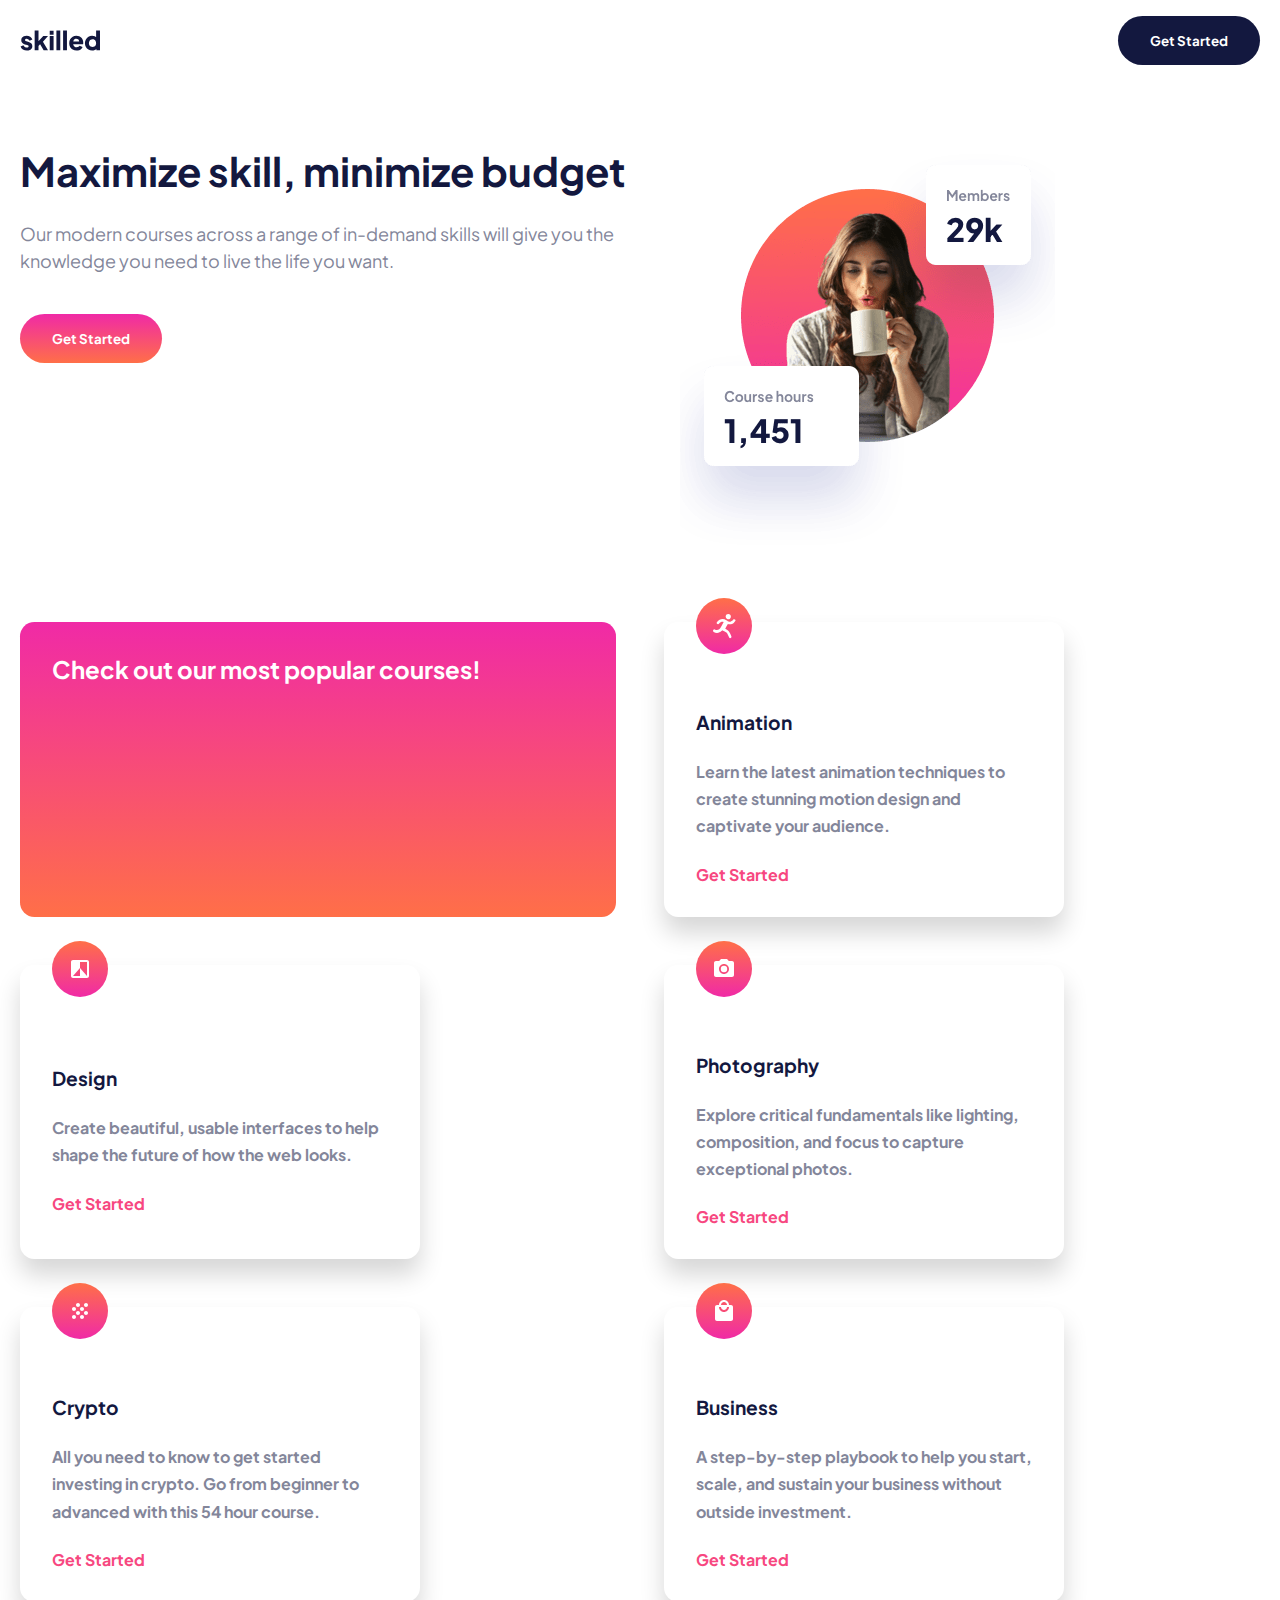
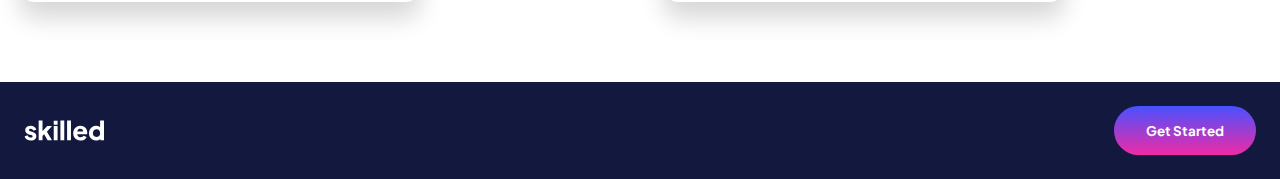
<file: index.html>
<!DOCTYPE html>
<html lang="en">
  <head>
    <meta charset="UTF-8" />
    <meta name="viewport" content="width=device-width, initial-scale=1.0" />
    <link
      rel="icon"
      type="image/png"
      sizes="32x32"
      href="./assets/favicon-32x32.png"
    />
    <link rel="preconnect" href="https://fonts.googleapis.com" />
    <link rel="preconnect" href="https://fonts.gstatic.com" crossorigin />
    <link
      href="https://fonts.googleapis.com/css2?family=Plus+Jakarta+Sans:ital,wght@0,200..800;1,200..800&display=swap"
      rel="stylesheet"
    />
    <link rel="stylesheet" href="styles.css" />
    <title>Frontend Mentor | Skilled e-learning landing page</title>
  </head>
  <body>
    <header>
      <img
        class="header-logo"
        src="./assets/logo-dark.svg"
        alt="Skilled logo dark"
      />
      <button class="header-btn" type="button">Get Started</button>
    </header>
    <main>
      <section class="hero-section">
        <div class="hero-text-container">
          <h1 class="hero-header">Maximize skill, minimize budget</h1>
          <p class="hero-text">
            Our modern courses across a range of in-demand skills will give you
            the knowledge you need to live the life you want.
          </p>
          <button class="hero-btn" type="button">Get Started</button>
        </div>
        <div class="hero-image-container">
          <picture>
            <img src="./assets/image-hero-mobile.png" alt="" />
          </picture>
        </div>
      </section>
      <section class="content-section">
        <div class="content-grid-content">
          <div class="content-header">
            <h2>Check out our most popular courses!</h2>
          </div>
          <div class="card 1">
            <img
              class="card-img"
              src="./assets/icon-animation.svg"
              alt="A round circle shape with a pink gradient, inside the circle is a white image of a running stick figure"
            />
            <div class="card-text-container">
              <h3 class="card-header">Animation</h3>
              <p class="card-text">
                Learn the latest animation techniques to create stunning motion
                design and captivate your audience.
              </p>
              <a class="card-link" href="#">Get Started</a>
            </div>
          </div>
          <div class="card 2">
            <img
              class="card-img"
              src="./assets/icon-design.svg"
              alt="A round circle shape with a pink gradient, inside the circle is a white image of a running stick figure"
            />
            <div class="card-text-container">
              <h3 class="card-header">Design</h3>
              <p class="card-text">
                Create beautiful, usable interfaces to help shape the future of
                how the web looks.
              </p>
              <a class="card-link" href="#">Get Started</a>
            </div>
          </div>
          <div class="card 3">
            <img
              class="card-img"
              src="./assets/icon-photography.svg"
              alt="A round circle shape with a pink gradient, inside the circle is a white image of a running stick figure"
            />
            <div class="card-text-container">
              <h3 class="card-header">Photography</h3>
              <p class="card-text">
                Explore critical fundamentals like lighting, composition, and
                focus to capture exceptional photos.
              </p>
              <a class="card-link" href="#">Get Started</a>
            </div>
          </div>
          <div class="card 4">
            <img
              class="card-img"
              src="./assets/icon-crypto.svg"
              alt="A round circle shape with a pink gradient, inside the circle is a white image of a running stick figure"
            />
            <div class="card-text-container">
              <h3 class="card-header">Crypto</h3>
              <p class="card-text">
                All you need to know to get started investing in crypto. Go from
                beginner to advanced with this 54 hour course.
              </p>
              <a class="card-link" href="#">Get Started</a>
            </div>
          </div>
          <div class="card 5">
            <img
              class="card-img"
              src="./assets/icon-business.svg"
              alt="A round circle shape with a pink gradient, inside the circle is a white image of a running stick figure"
            />
            <div class="card-text-container">
              <h3 class="card-header">Business</h3>
              <p class="card-text">A step-by-step playbook to help you start, scale, and sustain your business 
  without outside investment.</p>
                <a class="card-link" href="#">Get Started</a>
              </p>
            </div>
          </div>
        </div>
      </section>
    </main>
    <footer>
      <img class="footer-logo" src="./assets/logo-light.svg" alt="Skilled logo light">
      <button class="footer-btn" type="button">Get Started</button>
    </footer>
  </body>
</html>
</file>
<file: styles.css>
/* || Global Styles */

* {
  padding: 0;
  margin: 0;
  box-sizing: border-box;
  font-family: "Plus Jakarta Sans", sans-serif, serif;
}

:root {
  --Blue-900: #13183f;
  --Blue-600: #666ca3;
  --Pink-600: #f74780;
  --Pink-300: #ffa7c3;
  --Grey: #83869a;
  --White: #fff;
  --Gradient-Pink: linear-gradient(180deg, #f02aa6, #ff6f48);
  --Gradient-Purple: linear-gradient(180deg, #4851ff, #f02aa6);
}

/* || Main Styling */

body {
  scroll-behavior: smooth;
}

/* Header */

header {
  align-items: center;
  display: flex;
  justify-content: space-between;
  padding: 1rem 1.25rem;
}

.header-logo {
  height: auto;
  width: 5rem;
}

.header-btn {
  background-color: var(--Blue-900);
  border: none;
  border-radius: 1.75rem;
  color: var(--White);
  cursor: pointer;
  font-weight: bold;
  padding: 1rem 2rem;
  transition: background-color 0.2s ease-in-out;
  z-index: 2;
}

.header-btn:hover {
  background-color: var(--Blue-600);
}

/* Hero Section */

.hero-section {
  display: flex;
  flex-direction: column;
  justify-content: center;
  margin: 4rem 0;
  position: relative;
  padding: 0 1.25rem;
}

.hero-text-container {
  margin-bottom: 3rem;
}

.hero-header {
  color: var(--Blue-900);
  font-size: 2.5rem;
  font-weight: bolder;
  margin-bottom: 1.5rem;
}

.hero-text {
  color: var(--Grey);
  font-size: 1.125rem;
  line-height: 150%;
  margin-bottom: 2.5rem;
}

.hero-btn {
  background: var(--Gradient-Pink);
  border: none;
  border-radius: 1.75rem;
  color: var(--White);
  cursor: pointer;
  font-weight: bold;
  opacity: 1;
  padding: 1rem 2rem;
  transition: opacity 0.2s ease-in-out;
}

.hero-btn:hover {
  opacity: 0.7;
}

.tablet-image-wrapper {
  display: none;
}

.hero-image-tablet {
  display: none;
}

.hero-image-desktop {
  display: none;
}

/* Content Section */

.content-grid-content {
  display: grid;
  gap: 3rem;
  grid-template: 1fr / 1fr;
  margin-bottom: 5rem;
  padding: 0 1.25rem;
}

.content-header {
  background: var(--Gradient-Pink);
  border-radius: 0.9rem;
  color: var(--White);
  padding: 2rem;
}

.card {
  box-shadow: 0 1rem 1.5rem #d7d7d7;
  border-radius: 0.9rem;
  display: flex;
  flex-direction: column;
  justify-content: center;
  max-width: 25rem;
  position: relative;
}

.card-img {
  top: -1.5rem;
  left: 2rem;
  margin-bottom: 1rem;
  position: absolute;
}

.card-text-container {
  margin-top: 3.5rem;
  padding: 2rem;
}

.card-header {
  color: var(--Blue-900);
  font-size: 1.2rem;
  margin-bottom: 1.5rem;
}

.card-text {
  color: var(--Grey);
  font-weight: bold;
  line-height: 170%;
  margin-bottom: 1.5rem;
}

.card-link {
  color: var(--Pink-600);
  cursor: pointer;
  font-weight: bold;
  text-decoration: none;
  transition: color 0.2s ease-in-out;
}

.card-link:hover {
  color: var(--Pink-300);
}

/* Footer */

footer {
  align-items: center;
  background-color: var(--Blue-900);
  display: flex;
  justify-content: space-between;
  padding: 1.5rem;
}

.footer-logo {
  height: auto;
  width: 5rem;
}

.footer-btn {
  background: var(--Gradient-Purple);
  border: none;
  border-radius: 1.75rem;
  color: var(--White);
  cursor: pointer;
  font-weight: bold;
  opacity: 1;
  padding: 1rem 2rem;
  transition: background-color 0.2s ease-in-out, background 0.2s ease-in-out;
}

.footer-btn:hover {
  background: none;
  background-color: var(--Pink-300);
}

/* || Media Queries */

/* Tablet View */

@media screen and (min-width: 51.25rem) {
  html,
  body {
    overflow-x: hidden;
  }
  .hero-section {
    display: grid;
    grid-template: 1fr / repeat(2, 1fr);
    padding-right: 0;
  }

  .hero-image-mobile {
    display: none;
  }

  .hero-image-desktop {
    display: none;
  }

  .tablet-image-wrapper {
    display: block;
    position: relative;
  }

  .hero-image-tablet {
    height: 38em;
    display: block;
    position: absolute;
    top: -12rem;
    left: 2em;
    width: auto;
  }

  .content-grid-content {
    grid-template: repeat(3, 1fr) / repeat(2, 1fr);
  }
}

/* Desktop View */

@media screen and (min-width: 90em) {
  html,
  body {
    overflow-x: hidden;
  }

  header {
    padding: 1.5rem 15rem;
  }

  .hero-section {
    padding-left: 15em;
    margin-bottom: 15em;
  }

  .hero-text-container {
    width: 30em;
  }
  .content-section,
  footer {
    padding: 1.5rem 13em;
  }

  .hero-image-tablet {
    display: none;
  }

  .hero-image-desktop {
    height: 52em;
    display: block;
    position: absolute;
    top: -20em;
    left: 2em;
    width: auto;
  }
  .content-grid-content {
    grid-template: repeat(2, 1fr) / repeat(3, 1fr);
  }

  .content-header {
    max-width: 25rem;
  }
}
</file>
